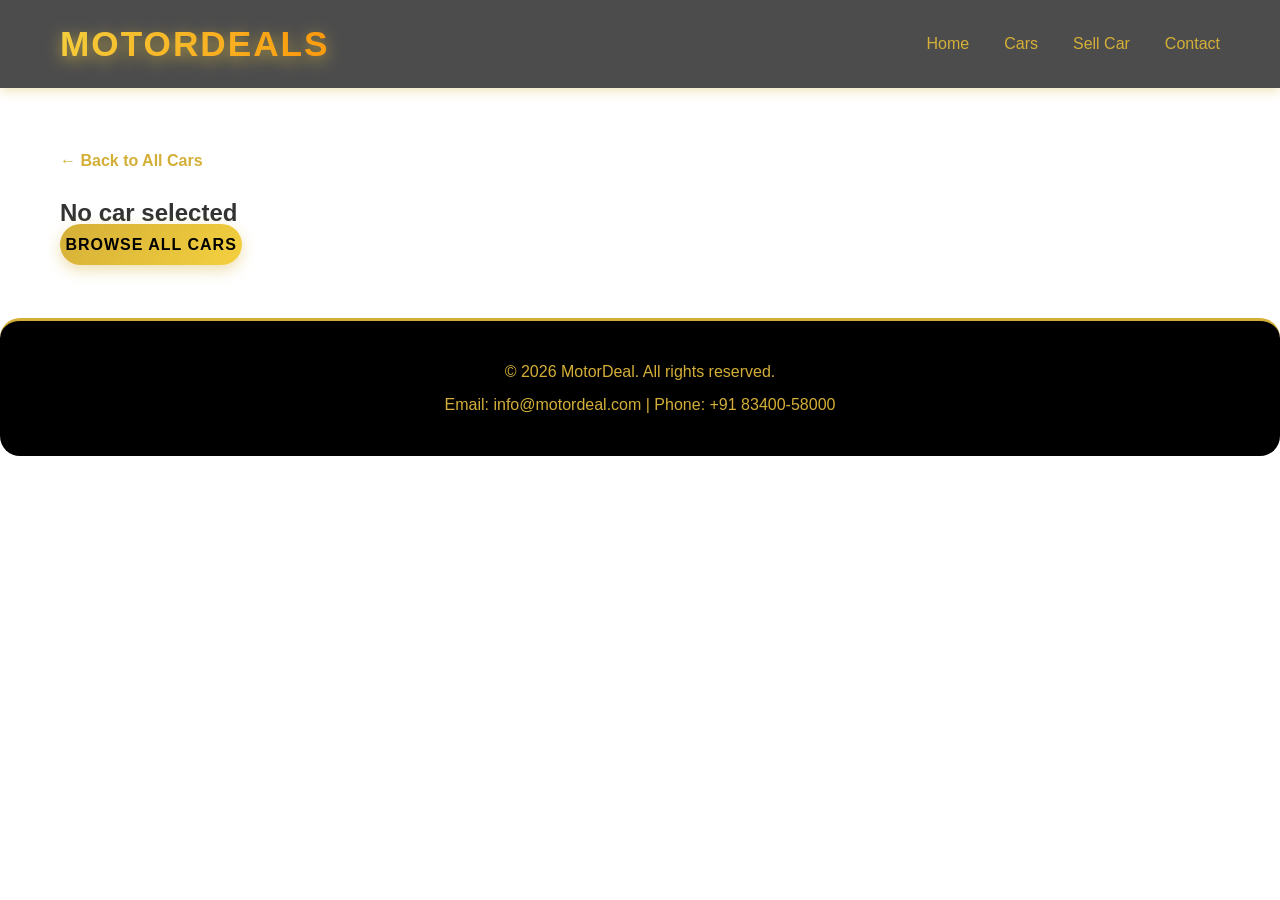
<file: car-details-dynamic.html>
<!DOCTYPE html>
<html lang="en">
<head>
    <meta charset="UTF-8">
    <meta name="viewport" content="width=device-width, initial-scale=1.0">
    <title>Car Details - MotorDeal</title>
    <link href="carssale.css" rel="stylesheet">
</head>
<body>
<header>
    <nav>
        <div class="logo"><span class="logo-text">MotorDeals</span></div>
        <ul>
            <li><a href="index.html#home">Home</a></li>
            <li><a href="index.html#cars">Cars</a></li>
            <li><a href="sell.html">Sell Car</a></li>
            <li><a href="contact.html">Contact</a></li>
        </ul>
    </nav>
</header>

<div class="details-container">
    <a href="index.html#cars" class="back-button">← Back to All Cars</a>
    <div id="car-content">
        <div class="no-data">
            <h2>Loading car details…</h2>
            <p>Please wait.</p>
        </div>
    </div>
</div>

<footer>
    <p>&copy; 2026 MotorDeal. All rights reserved.</p>
    <p>Email: info@motordeal.com | Phone: +91 83400-58000</p>
</footer>

<script src="car-details-dynamic.js"></script>
</body>
</html>
</file>
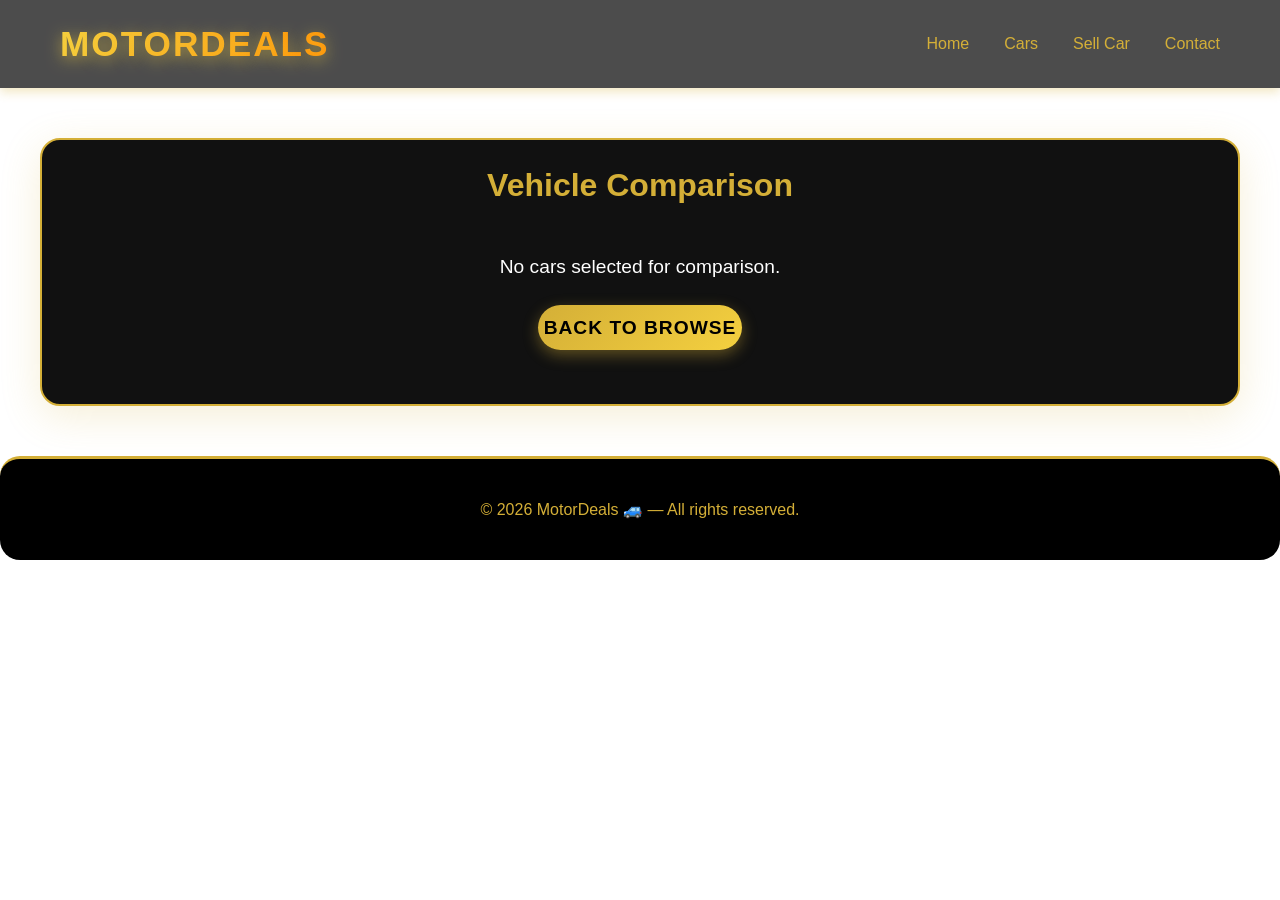
<file: compare.html>
<!DOCTYPE html>
<html lang="en">
<head>
    <meta charset="UTF-8">
    <meta name="viewport" content="width=device-width, initial-scale=1.0">
    <title>Compare Cars - MotorDeals</title>
    <link href="carssale.css" rel="stylesheet">
    <style>
        .compare-container {
            max-width: 1200px;
            margin: 50px auto;
            padding: 20px;
            background: #111;
            border-radius: 20px;
            border: 2px solid #d4af37;
            box-shadow: 0 10px 40px rgba(212,175,55,0.2);
            color: #fff;
            overflow-x: auto;
        }
        .compare-table {
            width: 100%;
            border-collapse: collapse;
            margin-top: 30px;
            text-align: center;
        }
        .compare-table th, .compare-table td {
            padding: 20px;
            border-bottom: 1px solid #333;
            min-width: 200px;
        }
        .compare-table th {
            color: #d4af37;
            font-size: 1.5rem;
        }
        .compare-table tr:hover {
            background: rgba(212,175,55,0.05);
        }
        .car-img {
            width: 100%;
            height: 180px;
            object-fit: cover;
            border-radius: 10px;
            border: 1px solid #d4af37;
        }
        .remove-btn {
            background: #ff3b30;
            color: #fff;
            border: none;
            padding: 5px 15px;
            border-radius: 20px;
            cursor: pointer;
            margin-top: 10px;
        }
    </style>
</head>
<body>
    <header>
        <nav>
            <div class="logo"><span class="logo-text">MotorDeals</span></div>
            <ul>
                <li><a href="carsale.html#home">Home</a></li>
                <li><a href="carsale.html#cars">Cars</a></li>
                <li><a href="sell.html">Sell Car</a></li>
                <li><a href="contact.html">Contact</a></li>
            </ul>
        </nav>
    </header>

    <div class="compare-container">
        <h1 style="text-align: center; color: #d4af37;">Vehicle Comparison</h1>
        <div id="comparison-content">
            <!-- Populated by JS -->
        </div>
    </div>

    <footer>
        <p>&copy; 2026 MotorDeals 🚙 — All rights reserved.</p>
    </footer>

    <script>
        document.addEventListener("DOMContentLoaded", () => {
            const staticData = {
                "c1": { brand: "Toyota", model: "Camry", year: 2022, mileage: "15,000 km", color: "Silver", fuel: "Diesel", price: "₹30,00,000", image: "https://media.ed.edmunds-media.com/toyota/camry-hybrid/2021/oem/2021_toyota_camry-hybrid_sedan_xse_fq_oem_1_1600.jpg", owners: "1st Owner", regNo: "RJ13CA4287", transmission: "Automatic", engine: "2.5L 4-Cylinder" },
                "c2": { brand: "Honda", model: "Accord", year: 2023, mileage: "8,000 km", color: "Black", fuel: "Petrol", price: "₹27,00,000", image: "https://automobiles.honda.com/-/media/Honda-Automobiles/Vehicles/2026/accord-sedan/Mini-Gallery-OP/Exterior/2026_Accord_Gallery_Exterior_01.jpg?sc_lang=en&mw=767&hash=00FEE73F17B3BF007FF9F0C8FEF90CEE", owners: "1st Owner", regNo: "DL01AB1234", transmission: "CVT Automatic", engine: "1.5L Turbo" },
                "c3": { brand: "Ford", model: "Mustang", year: 2021, mileage: "22,000 km", color: "Red", fuel: "Petrol", price: "₹44,00,000", image: "https://encrypted-tbn0.gstatic.com/images?q=tbn:ANd9GcTAR5cRPJ5rCs6km4odW8RpRP5kpDl0CjXuiw&s", owners: "2nd Owner", regNo: "MH12DE5678", transmission: "Automatic", engine: "5.0L V8" },
                "c4": { brand: "BMW", model: "X5", year: 2023, mileage: "5,000 km", color: "White", fuel: "Diesel", price: "₹57,00,000", image: "https://static.toiimg.com/thumb/msid-101758631,width-400,resizemode-4/101758631.jpg", owners: "1st Owner", regNo: "HR26CF9999", transmission: "Automatic", engine: "3.0L Inline-6" },
                "c5": { brand: "Toyota", model: "Innova", year: 2022, mileage: "12,000 km", color: "Silver", fuel: "Hybrid", price: "₹28,00,000", image: "https://encrypted-tbn0.gstatic.com/images?q=tbn:ANd9GcTwOVLRP8rrqdQ1XLFLCRhLK8PrecJGxDkv8Q&s", owners: "1st Owner", regNo: "RJ14GA3333", transmission: "Automatic", engine: "2.4L Hybrid" },
                "c6": { brand: "Honda", model: "City", year: 2023, mileage: "6,000 km", color: "Grey", fuel: "Petrol", price: "₹10,00,000", image: "https://www.team-bhp.com/sites/default/files/styles/amp_high_res/public/2023-honda-city-facelift-01.jpg", owners: "1st Owner", regNo: "UP16JK4444", transmission: "CVT Automatic", engine: "1.5L i-VTEC" }
            };

            let compareList = JSON.parse(localStorage.getItem("compareList") || "[]");
            const approved = JSON.parse(localStorage.getItem("approvedCars") || "[]");

            // Combine static + dynamic
            const allData = { ...staticData };
            approved.forEach(car => {
                allData[car.id] = {
                    brand: car.brand,
                    model: car.model,
                    year: car.year,
                    mileage: Number(car.mileage).toLocaleString("en-IN") + " km",
                    color: car.color || "—",
                    fuel: car.fuel || "—",
                    price: "₹" + Number(car.price).toLocaleString("en-IN"),
                    image: car.image || "https://via.placeholder.com/400x250?text=No+Photo",
                    owners: car.owners || "—",
                    regNo: car.regNo || "—",
                    transmission: car.transmission || "—",
                    engine: car.engine || "—"
                };
            });

            const container = document.getElementById("comparison-content");

            function renderTable() {
                if (compareList.length === 0) {
                    container.innerHTML = `<p style="text-align: center; font-size: 1.2rem; padding: 40px;">No cars selected for comparison. <br><br><a href="carsale.html#cars" class="btn">Back to Browse</a></p>`;
                    return;
                }

                const selectedCars = compareList.map(id => allData[id]).filter(Boolean);

                if (selectedCars.length === 0) {
                    container.innerHTML = `<p style="text-align: center; padding: 40px;">Error resolving data.</p>`;
                    return;
                }

                let html = `<table class="compare-table">`;
                
                // Row 1: Image
                html += `<tr><td></td>`;
                selectedCars.forEach((car, index) => {
                    html += `<td>
                        <img class="car-img" src="${car.image}">
                        <button class="remove-btn" onclick="removeItem(${index})">Remove</button>
                    </td>`;
                });
                html += `</tr>`;

                // Row 2: Brand & Model
                html += `<tr><td style="color: #d4af37; font-weight: bold;">Vehicle</td>`;
                selectedCars.forEach(car => {
                    html += `<td style="font-size: 1.2rem; font-weight: bold;">${car.brand} ${car.model}</td>`;
                });
                html += `</tr>`;

                // Row 3: Price
                html += `<tr><td style="color: #d4af37; font-weight: bold;">Price</td>`;
                selectedCars.forEach(car => {
                    html += `<td style="color: #d4af37; font-size: 1.3rem; font-weight: bold;">${car.price}</td>`;
                });
                html += `</tr>`;

                // Row 4: Year
                html += `<tr><td style="color: #d4af37; font-weight: bold;">Year</td>`;
                selectedCars.forEach(car => {
                    html += `<td>${car.year}</td>`;
                });
                html += `</tr>`;

                // Row 5: Transmission
                html += `<tr><td style="color: #d4af37; font-weight: bold;">Transmission</td>`;
                selectedCars.forEach(car => {
                    html += `<td>${car.transmission}</td>`;
                });
                html += `</tr>`;

                // Row 6: Engine
                html += `<tr><td style="color: #d4af37; font-weight: bold;">Engine</td>`;
                selectedCars.forEach(car => {
                    html += `<td>${car.engine}</td>`;
                });
                html += `</tr>`;

                // Row 7: Mileage
                html += `<tr><td style="color: #d4af37; font-weight: bold;">Mileage</td>`;
                selectedCars.forEach(car => {
                    html += `<td>${car.mileage}</td>`;
                });
                html += `</tr>`;

                // Row 8: Color
                html += `<tr><td style="color: #d4af37; font-weight: bold;">Color</td>`;
                selectedCars.forEach(car => {
                    html += `<td>${car.color}</td>`;
                });
                html += `</tr>`;

                // Row 9: Fuel Type
                html += `<tr><td style="color: #d4af37; font-weight: bold;">Fuel Type</td>`;
                selectedCars.forEach(car => {
                    html += `<td>${car.fuel}</td>`;
                });
                html += `</tr>`;

                // Row 10: Ownership
                html += `<tr><td style="color: #d4af37; font-weight: bold;">Ownership</td>`;
                selectedCars.forEach(car => {
                    html += `<td>${car.owners}</td>`;
                });
                html += `</tr>`;

                // Row 11: Registration
                html += `<tr><td style="color: #d4af37; font-weight: bold;">Registration No.</td>`;
                selectedCars.forEach(car => {
                    html += `<td>${car.regNo}</td>`;
                });
                html += `</tr>`;

                html += `</table>`;
                container.innerHTML = html;
            }

            window.removeItem = function(index) {
                compareList.splice(index, 1);
                localStorage.setItem("compareList", JSON.stringify(compareList));
                renderTable();
            }

            renderTable();
        });
    </script>
</body>
</html>
</file>
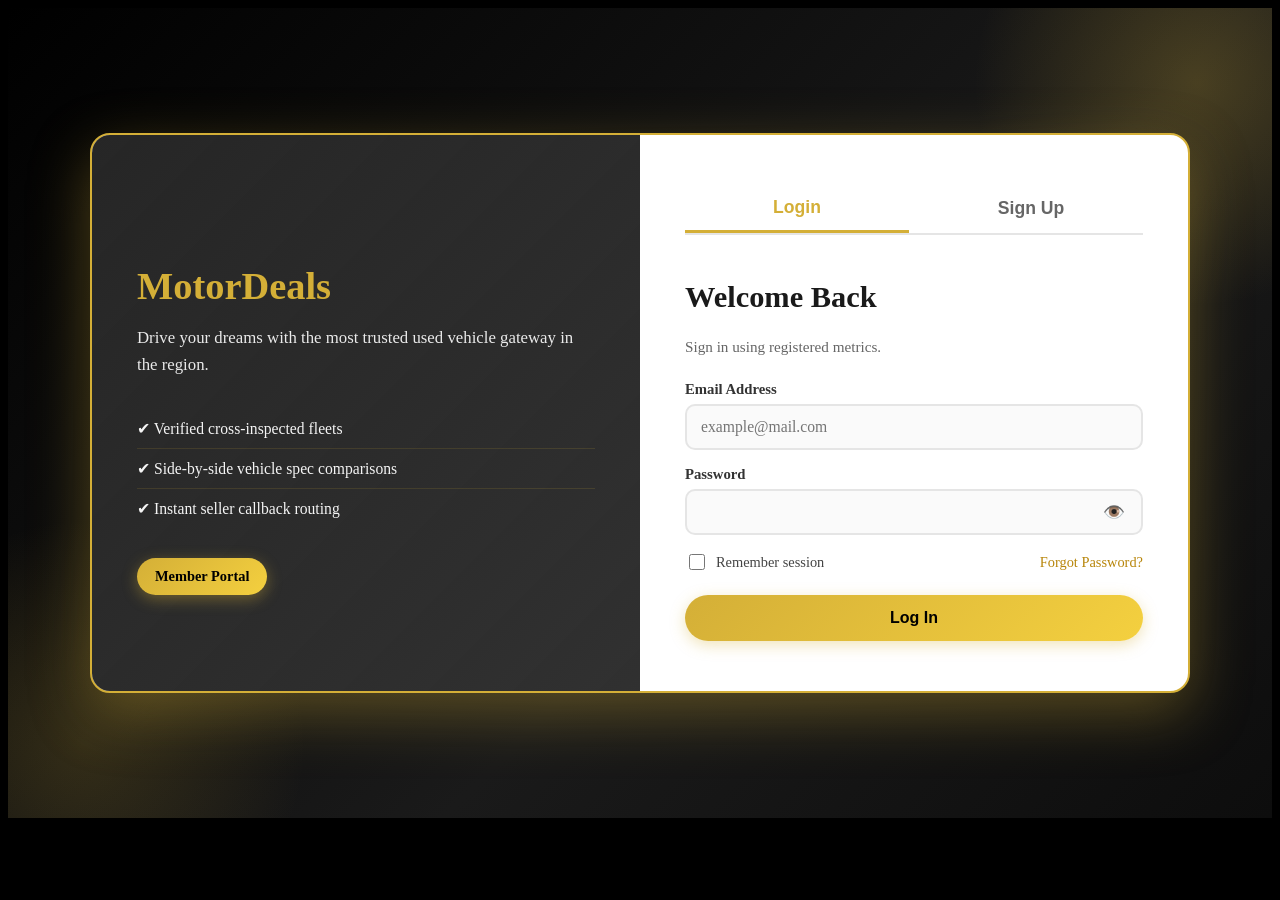
<file: login.html>
<!DOCTYPE html>
<html lang="en">
<head>
    <meta charset="UTF-8">
    <meta name="viewport" content="width=device-width, initial-scale=1.0">
    <title>Login & Sign Up - MotorDeals</title>
    <link href="auth.css?v=2" rel="stylesheet">
    <style>
        .auth-tabs {
            display: flex;
            gap: 10px;
            margin-bottom: 20px;
            border-bottom: 2px solid #e5e5e5;
        }
        .auth-tab-btn {
            flex: 1;
            background: none;
            border: none;
            padding: 12px;
            font-size: 1.1rem;
            font-weight: bold;
            color: #666;
            cursor: pointer;
            transition: 0.3s;
        }
        .auth-tab-btn.active-tab {
            color: #d4af37;
            border-bottom: 3px solid #d4af37;

        }
        body{
            background-color: black;
        }
    </style>
</head>
<body>


<section class="auth-section">
    <div class="auth-wrapper">
        <!-- Left Visual -->
        <div class="auth-visual">
            <div class="auth-visual-inner">
                <h1>MotorDeals</h1>
                <p class="auth-tagline">Drive your dreams with the most trusted used vehicle gateway in the region.</p>
                <ul class="auth-benefits">
                    <li>✔ Verified cross-inspected fleets</li>
                    <li>✔ Side-by-side vehicle spec comparisons</li>
                    <li>✔ Instant seller callback routing</li>
                </ul>
                <span class="auth-visual-badge">Member Portal</span>
            </div>
        </div>

        <!-- Right Form -->
        <div class="auth-form-panel">
            <div id="authAlert" class="auth-alert" style="display: none;"></div>

            <div class="auth-tabs">
                <button id="tab-login" class="auth-tab-btn active-tab">Login</button>
                <button id="tab-signup" class="auth-tab-btn">Sign Up</button>
            </div>

            <!-- Login Pane -->
            <div id="pane-login" style="display: flex; flex-direction: column;">
                <h2 class="auth-title">Welcome Back</h2>
                <p class="auth-subtitle">Sign in using registered metrics.</p>
                
                <form id="loginForm" class="auth-form">
                    <div class="auth-field">
                        <label for="loginEmail">Email Address</label>
                        <input type="email" id="loginEmail" placeholder="example@mail.com" required>
                    </div>
                    <div class="auth-field">
                        <label for="loginPassword">Password</label>
                        <div class="auth-password-wrap">
                            <input type="password" id="loginPassword" required>
                            <button type="button" class="toggle-password" data-target="loginPassword">👁️</button>
                        </div>
                    </div>
                    <div class="auth-row">
                        <label class="auth-checkbox">
                            <input type="checkbox" id="rememberMe"> Remember session
                        </label>
                        <a href="#" id="forgotLink" class="auth-link">Forgot Password?</a>
                    </div>
                    <button type="submit" class="auth-btn">Log In</button>
                </form>
            </div>

            <!-- Signup Pane -->
            <div id="pane-signup" style="display: none; flex-direction: column;">
                <h2 class="auth-title">Create Account</h2>
                <p class="auth-subtitle">Join to access personalized dashboards.</p>
                
                <form id="signupForm" class="auth-form">
                    <div class="auth-grid-2">
                        <div class="auth-field">
                            <label for="firstName">First Name</label>
                            <input type="text" id="firstName" required>
                        </div>
                        <div class="auth-field">
                            <label for="lastName">Last Name</label>
                            <input type="text" id="lastName" required>
                        </div>
                    </div>
                    <div class="auth-field">
                        <label for="signupEmail">Email Address</label>
                        <input type="email" id="signupEmail" placeholder="example@mail.com" required>
                    </div>
                    <div class="auth-field">
                        <label for="signupPhone">Phone Number</label>
                        <input type="tel" id="signupPhone" placeholder="83400XXXXX" required>
                    </div>
                    <div class="auth-grid-2">
                        <div class="auth-field">
                            <label for="signupPassword">Password</label>
                            <div class="auth-password-wrap">
                                <input type="password" id="signupPassword" required>
                                <button type="button" class="toggle-password" data-target="signupPassword">👁️</button>
                            </div>
                            <div class="strength-meter"><div id="strengthBar" class="strength-bar"></div></div>
                            <div id="strengthText" class="strength-text">Password strength</div>
                        </div>
                        <div class="auth-field">
                            <label for="confirmPassword">Confirm Password</label>
                            <div class="auth-password-wrap">
                                <input type="password" id="confirmPassword" required>
                                <button type="button" class="toggle-password" data-target="confirmPassword">👁️</button>
                            </div>
                        </div>
                    </div>
                    <label class="auth-checkbox terms-box">
                        <input type="checkbox" id="agreeTerms" required> I agree to the Terms of Service.
                    </label>
                    <button type="submit" class="auth-btn">Sign Up</button>
                </form>
            </div>
        </div>
    </div>
</section>

<script src="auth.js"></script>
</body>
</html>
</file>
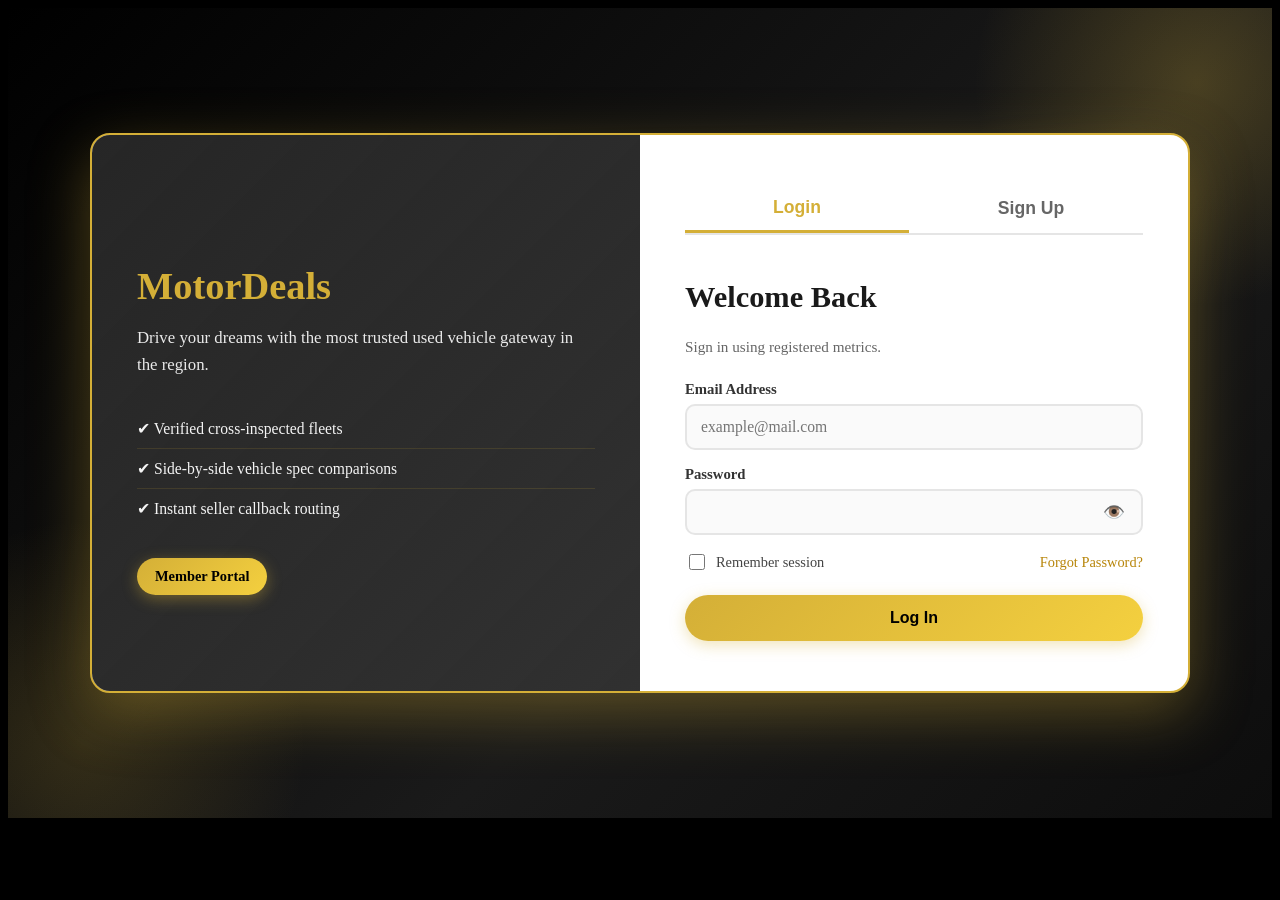
<file: sell.html>
<!DOCTYPE html>
<html lang="en">
<head>
    <meta charset="UTF-8">
    <meta name="viewport" content="width=device-width, initial-scale=1.0">
    <title>Sell Your Car – MotorDeal</title>
    <link href="carssale.css" rel="stylesheet">
   
</head>
<body>
    <header>
        <nav>
            <div class="logo"><span class="logo-text">MotorDeals</span></div>
            <ul>
                <li><a href="carsale.html#home">Home</a></li>
                <li><a href="carsale.html#cars">Cars</a></li>
                <li><a href="sell.html">Sell Car</a></li>
                <li><a href="contact.html">Contact</a></li>
            </ul>
        </nav>
    </header>

    <section class="sell-section" id="sell">
        <div class="container">
            <h2 class="section-title">Sell Your Car</h2>
            <form class="sell-form">

                <!-- ── CAR BASICS ── -->
                <div class="form-section-title">🚗 Car Information</div>
                <div class="form-row">
                    <div class="form-group">
                        <label for="carBrand">Car Brand *</label>
                        <input type="text" id="carBrand" placeholder="e.g. Toyota, Honda, BMW" required>
                    </div>
                    <div class="form-group">
                        <label for="carModel">Model *</label>
                        <input type="text" id="carModel" placeholder="e.g. Camry, Accord, X5" required>
                    </div>
                </div>
                <div class="form-row">
                    <div class="form-group">
                        <label for="carYear">Year *</label>
                        <input type="number" id="carYear" min="1980" max="2026" placeholder="e.g. 2022" required>
                    </div>
                    <div class="form-group">
                        <label for="carBodyType">Body Type *</label>
                        <select id="carBodyType" required>
                            <option value="">Select Body Type</option>
                            <option value="Sedan">Sedan</option>
                            <option value="SUV">SUV / Jeep</option>
                            <option value="Hatchback">Hatchback</option>
                            <option value="MPV">MPV / Van</option>
                            <option value="Coupe">Coupe</option>
                            <option value="Pickup Truck">Pickup Truck</option>
                            <option value="Convertible">Convertible</option>
                            <option value="Luxury">Luxury Sedan</option>
                            <option value="Other">Other</option>
                        </select>
                    </div>
                </div>
                <div class="form-row">
                    <div class="form-group">
                        <label for="carColor">Color *</label>
                        <input type="text" id="carColor" placeholder="e.g. White Pearl, Midnight Black" required>
                    </div>
                    <div class="form-group">
                        <label for="carCondition">Condition *</label>
                        <select id="carCondition" required>
                            <option value="">Select Condition</option>
                            <option value="Like New">Like New</option>
                            <option value="Excellent">Excellent</option>
                            <option value="Good">Good</option>
                            <option value="Fair">Fair</option>
                            <option value="Needs Work">Needs Work</option>
                        </select>
                    </div>
                </div>

                <!-- ── ENGINE & PERFORMANCE ── -->
                <div class="form-section-title">⚙️ Engine & Performance</div>
                <div class="form-row">
                    <div class="form-group">
                        <label for="fuelType">Fuel Type *</label>
                        <select id="fuelType" required>
                            <option value="">Select Fuel Type</option>
                            <option value="Petrol">Petrol</option>
                            <option value="Diesel">Diesel</option>
                            <option value="Electric">Electric (EV)</option>
                            <option value="Hybrid">Hybrid</option>
                            <option value="CNG">CNG</option>
                            <option value="LPG">LPG</option>
                        </select>
                    </div>
                    <div class="form-group">
                        <label for="carTransmission">Transmission *</label>
                        <select id="carTransmission" required>
                            <option value="">Select Transmission</option>
                            <option value="Automatic">Automatic</option>
                            <option value="Manual">Manual</option>
                            <option value="CVT Automatic">CVT Automatic</option>
                            <option value="Semi-Automatic (DCT)">Semi-Automatic (DCT)</option>
                            <option value="AMT">AMT (Auto-Manual)</option>
                        </select>
                    </div>
                </div>
                <div class="form-row">
                    <div class="form-group">
                        <label for="carEngine">Engine Capacity</label>
                        <input type="text" id="carEngine" placeholder="e.g. 1.5L Turbo, 2.0L 4-Cylinder">
                    </div>
                    <div class="form-group">
                        <label for="carMileage">Mileage / KMs Driven *</label>
                        <input type="text" id="carMileage" placeholder="e.g. 25,000 km" required>
                    </div>
                </div>

                <!-- ── OWNERSHIP & LEGAL ── -->
                <div class="form-section-title">📋 Ownership & Documents</div>
                <div class="form-row-3">
                    <div class="form-group">
                        <label for="carOwners">No. of Owners *</label>
                        <select id="carOwners" required>
                            <option value="">Select</option>
                            <option value="1st Owner">1st Owner</option>
                            <option value="2nd Owner">2nd Owner</option>
                            <option value="3rd Owner">3rd Owner</option>
                            <option value="4th+ Owner">4th+ Owner</option>
                        </select>
                    </div>
                    <div class="form-group">
                        <label for="carInsurance">Insurance</label>
                        <select id="carInsurance">
                            <option value="">Select</option>
                            <option value="Valid (Comprehensive)">Valid – Comprehensive</option>
                            <option value="Valid (Third Party)">Valid – Third Party</option>
                            <option value="Expired">Expired</option>
                            <option value="None">None</option>
                        </select>
                    </div>
                    <div class="form-group">
                        <label for="carRegNo">Registration No.</label>
                        <input type="text" id="carRegNo" placeholder="e.g. RJ01AB1234">
                    </div>
                </div>

                <!-- ── PRICING ── -->
                <div class="form-section-title">💰 Pricing</div>
                <div class="form-row">
                    <div class="form-group">
                        <label for="carPrice">Asking Price (₹) *</label>
                        <input type="number" id="carPrice" placeholder="e.g. 850000" required>
                        <p class="hint">Enter the full amount in rupees (no commas)</p>
                    </div>
                    <div class="form-group">
                        <label for="carNegotiable">Price Negotiable?</label>
                        <select id="carNegotiable">
                            <option value="Yes">Yes</option>
                            <option value="No">No – Fixed Price</option>
                        </select>
                    </div>
                </div>

                <!-- ── PHOTOS ── -->
                <div class="form-section-title">📷 Car Photos (Image URLs)</div>
                <div class="form-group">
                    <label for="imageURL">Main Photo URL *</label>
                    <input type="url" id="imageURL" placeholder="https://example.com/car-front.jpg" required>
                    <p class="hint">Upload your image to imgur.com or imgbb.com and paste the link here</p>
                </div>
                <div class="form-row">
                    <div class="form-group">
                        <label for="imageURL2">Side / Rear Photo URL</label>
                        <input type="url" id="imageURL2" placeholder="https://...">
                    </div>
                    <div class="form-group">
                        <label for="imageURL3">Interior Photo URL</label>
                        <input type="url" id="imageURL3" placeholder="https://...">
                    </div>
                </div>

                <!-- ── FEATURES ── -->
                <div class="form-section-title">✨ Features & Extras</div>
                <div class="form-group">
                    <label for="carFeatures">Key Features</label>
                    <input type="text" id="carFeatures" placeholder="e.g. Sunroof, Leather Seats, Apple CarPlay, Reverse Camera">
                    <p class="hint">Separate features with commas — they'll show as a checklist on your listing</p>
                </div>
                <div class="form-group">
                    <label for="carDescription">Full Description</label>
                    <textarea id="carDescription" placeholder="Describe your car in detail — history, modifications, reason for selling, service records, etc."></textarea>
                </div>

                <!-- ── SELLER INFO ── -->
                <div class="form-section-title">👤 Your Contact Details</div>
                <div class="form-row">
                    <div class="form-group">
                        <label for="ownerName">Full Name *</label>
                        <input type="text" id="ownerName" placeholder="Your full name" required>
                    </div>
                    <div class="form-group">
                        <label for="ownerPhone">Phone Number *</label>
                        <input type="tel" id="ownerPhone" placeholder="+91 98765 43210" required>
                    </div>
                </div>
                <div class="form-row">
                    <div class="form-group">
                        <label for="ownerEmail">Email *</label>
                        <input type="email" id="ownerEmail" placeholder="yourname@email.com" required>
                    </div>
                    <div class="form-group">
                        <label for="ownerCity">City *</label>
                        <input type="text" id="ownerCity" placeholder="e.g. Jaipur" required>
                    </div>
                </div>
                <div class="form-group">
                    <label for="ownerState">State *</label>
                    <select id="ownerState" required>
                        <option value="">Select State</option>
                        <option>Rajasthan</option><option>Delhi</option><option>Maharashtra</option>
                        <option>Gujarat</option><option>Uttar Pradesh</option><option>Punjab</option>
                        <option>Haryana</option><option>Karnataka</option><option>Tamil Nadu</option>
                        <option>Telangana</option><option>West Bengal</option><option>Madhya Pradesh</option>
                        <option>Bihar</option><option>Himachal Pradesh</option><option>Other</option>
                    </select>
                </div>

                <div class="form-group" style="margin-top:10px;">
                    <input type="submit" value="🚗 Submit Listing for Approval">
                </div>

            </form>
        </div>
    </section>

    <footer>
        <p>&copy; 2026 MotorDeals 🚙 — All rights reserved.</p>
    </footer>

    <script src="auth.js"></script>
    <script src="carsalejs.js"></script>
</body>
</html>
</file>
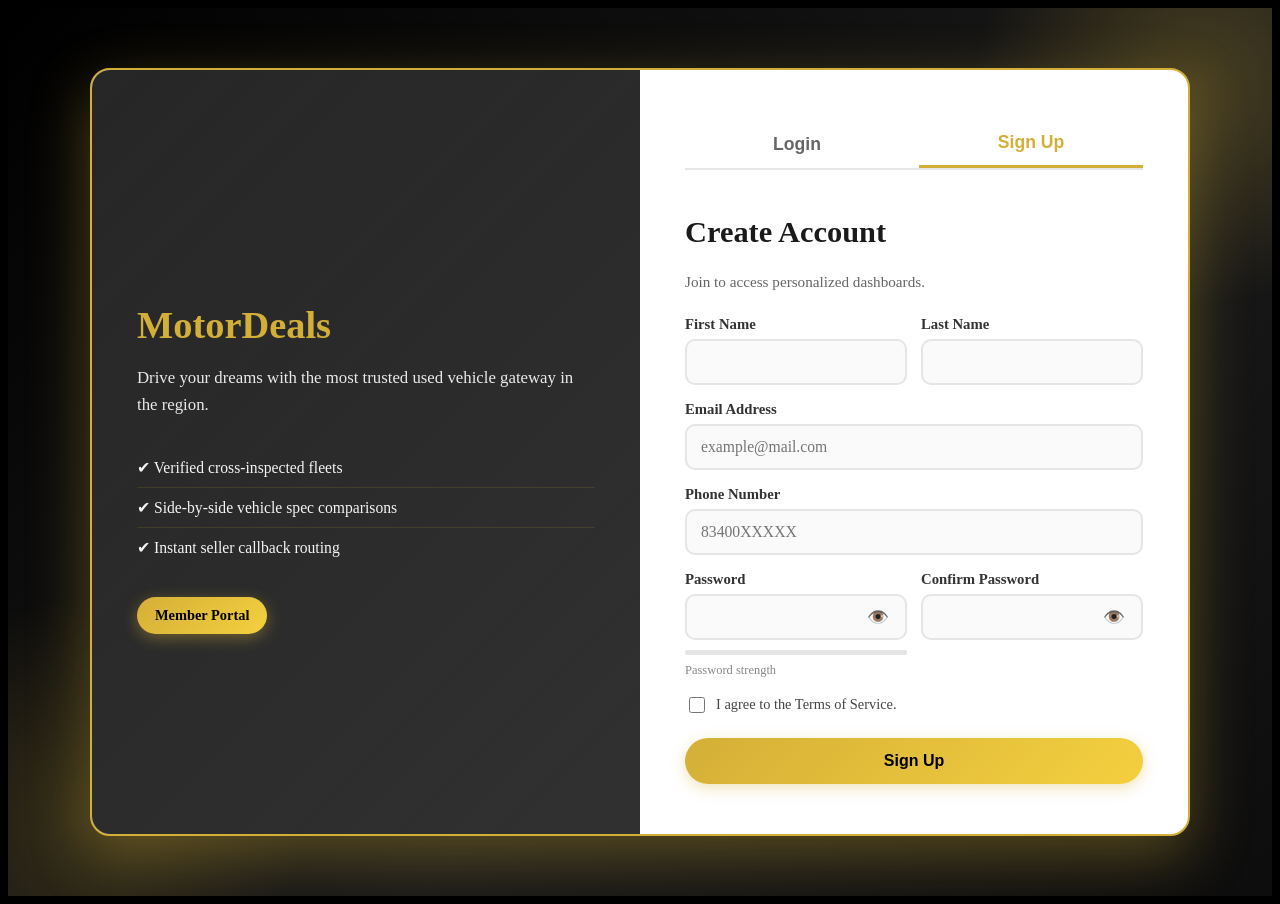
<file: signup.html>
<!DOCTYPE html>
<html>
<head>
  <meta charset="UTF-8">
  <meta http-equiv="refresh" content="0;url=login.html?tab=signup">
  <title>Sign Up – MotorDeals</title>
</head>
<body>
  <script>window.location.href = "login.html?tab=signup";</script>
</body>
</html>
</file>
<file: carssale.css>
* {
    margin: 0;
    padding: 0;
    box-sizing: border-box;
}

body {
    font-family: 'Arial', sans-serif;
    line-height: 1.6;
    color: #333;
    background-color: #ffffff;
    /* background-image: url(https://img.freepik.com/free-vector/shiny-wave-background_23-2148402769.jpg?semt=ais_incoming&w=740&q=80);
    background-size:10%;
    background-position: center; */
}

header {
    background: rgba(0, 0, 0, 0.7);
    backdrop-filter: blur(10px);
    -webkit-backdrop-filter: blur(10px);
    color: #d4af37;
    padding: 1rem 0;
    box-shadow: 0 4px 10px rgba(212, 175, 55, 0.3);
    position: sticky;
    top: 0;
    z-index: 1000;
}

nav {
    display: flex;
    justify-content: space-between;
    align-items: center;
    max-width: 1200px;
    margin: 0 auto;
    padding: 0 20px;
}

.logo {
    font-size: 2.2rem;
    font-weight: 900;
    color: #f4d03f;
    letter-spacing: 2px;
    text-transform: uppercase;
    text-shadow: 0 4px 15px rgba(244, 208, 63, 0.6);
}
.logo-text {
    background: linear-gradient(135deg, #f4d03f 0%, #ff8c00 100%);
    -webkit-background-clip: text;
    -webkit-text-fill-color: transparent;
}

nav ul {
    display: flex;
    list-style: none;
    gap: 35px;
}

nav a {
    color: #d4af37;
    text-decoration: none;
    font-weight: 500;
    transition: all 0.3s;
    position: relative;
    padding: 5px 0;
}

nav a::after {
    content: '';
    position: absolute;
    bottom: 0;
    left: 0;
    width: 0;
    height: 2px;
    background: #d4af37;
    transition: width 0.3s;
}

nav a:hover::after {
    width: 100%;
    
}

nav a:hover {
    color: #f4d03f;
}

.hero {
    color: #ffffff;
    text-align: center;
    padding: 160px 20px;
    position: relative;
    overflow: hidden;
    background: linear-gradient(rgba(0, 0, 0, 0.5), rgba(0, 0, 0, 0.7)), url('https://images.unsplash.com/photo-1610647752706-3bb12232b3ab?auto=format&fit=crop&w=1920&q=80') no-repeat center center;
    background-size: cover;
}

.hero h1 {
    font-size: 4rem;
    font-weight: 700;
    margin-bottom: 20px;
    color: #d4af37;
    text-shadow: 0 4px 20px rgba(0, 0, 0, 0.9);
    z-index: 1;
}

.hero p {
    font-size: 1.5rem;
    margin-bottom: 35px;
    color: #ffffff;
    text-shadow: 0 2px 10px rgba(0, 0, 0, 0.9);
    z-index: 1;
}

.btn {
    display: inline-span;
    padding: 12px 5.4px;
    background: linear-gradient(135deg, #d4af37 0%, #f4d03f 100%);
    color: #000000;
    text-decoration: none;
    border-radius: 50px;
    transition: all 0.3s;
    border: none;
    cursor: pointer;
    font-size: 1.rem;
    font-weight: bold;
    box-shadow: 0 5px 15px rgba(212, 175, 55, 0.4);
    text-transform: uppercase;
    letter-spacing: 1px;


}

.btn:hover {
    background: linear-gradient(135deg, #f4d03f 0%, #d4af37 100%);
    transform: translateY(-2px);
    box-shadow: 0 8px 20px rgba(212, 175, 55, 0.6);
}

.btn-secondary {
    background: linear-gradient(135deg, #000000 0%, #1a1a1a 100%);
    color: #d4af37;
    border: 2px solid #d4af37;
    margin-left: 10px;
}

.btn-secondary:hover {
    background: linear-gradient(135deg, #1a1a1a 0%, #000000 100%);
    color: #f4d03f;
    border-color: #f4d03f;
}
.reset-container {
    display: flex;
    justify-content: center;
    margin: 20px 0 40px;
}

/* === CONTAINER === */
.container {
    max-width: 1200px;
    margin: 0 auto;
    padding: 60px 15px;
}

.section-title {
    text-align: center;
    font-size: 2.8rem;
    margin-bottom: 50px;
    color: #000000;
    position: relative;
    padding-bottom: 20px;
}

.section-title::after {
    content: '';
    position: absolute;
    bottom: 0;
    left: 50%;
    transform: translateX(-50%);
    width: 100px;
    height: 4px;
    background: linear-gradient(90deg, transparent, #d4af37, transparent);
}


.features {
    display: grid;
    grid-template-columns: repeat(auto-fit, minmax(250px, 1fr));
    gap: 35px;
    margin: 60px 0;
}

.feature-box {
    text-align: center;
    padding: 40px 25px;
    background: linear-gradient(135deg, #ffffff 0%, #f5f5f5 100%);
    border-radius: 15px;
    transition: all 0.3s;
    border: 2px solid transparent;
    box-shadow: 0 5px 15px rgba(0, 0, 0, 0.1);
}

.feature-box:hover {
    transform: translateY(-10px);
    border-color: #d4af37;
    box-shadow: 0 10px 30px rgba(212, 175, 55, 0.3);
}

.feature-icon {
    font-size: 3.5rem;
    margin-bottom: 20px;
    filter: grayscale(100%) brightness(0.5);
}

.feature-box:hover .feature-icon {
    filter: grayscale(0%) brightness(1);
}

.feature-box h3 {
    color: #000000;
    margin-bottom: 12px;
    font-size: 1.4rem;
}

.feature-box p {
    color: #555;
}


.search-filter {
    background: linear-gradient(135deg, #0a0a0a 0%, #1a1a1a 100%);
    padding: 32px 36px;
    border-radius: 12px;
    margin-bottom: 50px;
    box-shadow: 0 6px 24px rgba(0,0,0,0.35);
    border: 1px solid rgba(212,175,55,0.25);
    display: flex;
    align-items: center;
    gap: 16px;
    flex-wrap: wrap;
}
 
.search-filter select,
.search-filter input[type="number"] {
    flex: 1;
    min-width: 200px;
    padding: 13px 18px;
    border: 1.5px solid rgba(212,175,55,0.5);
    border-radius: 6px;
    background: rgba(255,255,255,0.05);
    color: #d4af37;
    font-size: 0.9rem;
    font-family: 'Montserrat', sans-serif;
    letter-spacing: 0.5px;
    transition: all 0.3s;
    appearance: none;
    -webkit-appearance: none;
    background-image: url("data:image/svg+xml,%3Csvg xmlns='http://www.w3.org/2000/svg' width='12' height='8' viewBox='0 0 12 8'%3E%3Cpath d='M1 1l5 5 5-5' stroke='%23d4af37' stroke-width='1.5' fill='none' stroke-linecap='round'/%3E%3C/svg%3E");
    background-repeat: no-repeat;
    background-position: right 14px center;
    padding-right: 40px;
    background-color: rgba(255,255,255,0.04);
}
 
.search-filter input[type="number"] {
    background-image: none;
    padding-right: 18px;
}
 
.search-filter select option {
    background: #1a1a1a;
    color: #d4af37;
}
 
.search-filter select::placeholder,
.search-filter input::placeholder { color: rgba(212,175,55,0.5); }
 
.search-filter select:focus,
.search-filter input:focus {
    outline: none;
    border-color: #d4af37;
    box-shadow: 0 0 0 3px rgba(212,175,55,0.15);
}
 
.search-filter .btn {
    white-space: nowrap;
    flex-shrink: 0;
    padding: 13px 36px;
}

.car-grid {
    display: grid;
    grid-template-columns: repeat(auto-fit, minmax(320px, 1fr));
    gap: 30px;
    margin-bottom: 50px;
}

.car-card {
    background: #ffffff;
    border-radius: 10px;
    overflow: hidden;
    box-shadow: 0 8px 25px rgba(0, 0, 0, 0.15);
    transition: all 0.4s;
    border: 3px solid transparent;
}

.car-card:hover {
    transform: translateY(-10px);
    box-shadow: 0 15px 40px rgba(212, 175, 55, 0.4);
    border-color: #d4af37;
}

.car-image {
    width: 100%;
    height: 220px;
    /* background: linear-gradient(135deg, #000000 0%, #d4af37 100%); */
    display: flex;
    align-items: center;
    justify-content: center;
    color: #ffffff;
    font-size: 1.8rem;
    font-weight: bold;
    text-shadow: 0 2px 5px rgba(0, 0, 0, 0.5);
    overflow: hidden;
    
}
.car-image img{
    width: 100%;
    height: 100%;
    object-fit: cover;
}
.car-info {
    padding: 20px;
}

.car-info h3 {
    font-size: 1.6rem;
    margin-bottom: 15px;
    color: #000000;
}

.car-details {
    color: #555;
    margin-bottom: 20px;
    line-height: 1.8;
}

.car-details p {
    margin: 8px 0;
}

.car-details strong {
    color: #000000;
}

.car-price {
    font-size: 2rem;
    color: #d4af37;
    font-weight: bold;
    margin-bottom: 20px;
    text-shadow: 0 2px 5px rgba(212, 175, 55, 0.2);
}





.sell-section {
    background: linear-gradient(135deg, #f5f5f5 0%, #ffffff 100%);
    padding: 80px 20px;
}

.sell-form {
    max-width: 900px;
    margin: 0 auto;
    background: #ffffff;
    padding: 50px;
    border-radius: 20px;
    box-shadow: 0 10px 40px rgba(0, 0, 0, 0.1);
    border: 3px solid #d4af37;
}


.contact-section {
    background: linear-gradient(135deg, #000000 0%, #1a1a1a 100%);
    padding: 100px 20px;
    margin-top: 60px;
}

.contact-wrapper {
    max-width: 1200px;
    margin: 0 auto;
}

.contact-section .section-title {
    color: #d4af37;
}

.contact-section .section-title::after {
    background: linear-gradient(90deg, transparent, #d4af37, transparent);
}

.contact-subtitle {
    text-align: center;
    color: #ffffff;
    font-size: 1.2rem;
    margin-bottom: 60px;
    opacity: 0.95;
}

.contact-container {
    display: grid;
    grid-template-columns: 1fr 1fr;
    gap: 0;
    background: #ffffff;
    border-radius: 20px;
    overflow: hidden;
    box-shadow: 0 15px 50px rgba(212, 175, 55, 0.3);
    border: 3px solid #d4af37;
}

.contact-info {
    background: linear-gradient(135deg, #000000 0%, #1a1a1a 100%);
    padding: 60px;
    color: #ffffff;
}

.contact-info h3 {
    font-size: 2.2rem;
    margin-bottom: 40px;
    color: #d4af37;
}

.contact-item {
    display: flex;
    align-items: flex-start;
    margin-bottom: 35px;
}

.contact-icon {
    font-size: 2.5rem;
    margin-right: 20px;
    min-width: 50px;
    filter: grayscale(100%) brightness(2);
}

.contact-text h4 {
    font-size: 1.3rem;
    margin-bottom: 8px;
    color: #d4af37;
}

.contact-text p {
    opacity: 0.9;
    line-height: 1.9;
    color: #ffffff;
}

.social-links {
    margin-top: 50px;
}

.social-links h4 {
    margin-bottom: 25px;
    font-size: 1.3rem;
    color: #d4af37;
}

.social-icons {
    display: flex;
    gap: 18px;
}

.social-icon {
    width: 50px;
    height: 50px;
    background: rgba(212, 175, 55, 0.2);
    border: 2px solid #d4af37;
    border-radius: 50%;
    display: flex;
    align-items: center;
    justify-content: center;
    font-size: 1.6rem;
    transition: all 0.3s;
    cursor: pointer;
}

.social-icon:hover {
    background: #d4af37;
    transform: scale(1.1);
    box-shadow: 0 5px 15px rgba(212, 175, 55, 0.5);
}

.contact-form-container {
    padding: 60px;
    background: #ffffff;
}

.contact-form-container h3 {
    color: #000000;
    font-size: 2.2rem;
    margin-bottom: 35px;
}


.form-group {
    margin-bottom: 28px;
}

.form-group label {
    display: block;
    margin-bottom: 10px;
    font-weight: bold;
    color: #000000;
    font-size: 1rem;
}

.form-group input,
.form-group select,
.form-group textarea {
    width: 100%;
    padding: 14px 18px;
    border: 2px solid #e0e0e0;
    border-radius: 10px;
    font-size: 1rem;
    transition: all 0.3s;
    background: #ffffff;
    color: #000000;
}

.form-group input:focus,
.form-group select:focus,
.form-group textarea:focus {
    outline: none;
    border-color: #d4af37;
    box-shadow: 0 0 15px rgba(212, 175, 55, 0.2);
}

.form-group textarea {
    resize: vertical;
    min-height: 130px;
}

.form-group input[type="submit"] {
    background: linear-gradient(135deg, #d4af37 0%, #f4d03f 100%);
    color: #000000;
    border: none;
    cursor: pointer;
    padding: 16px 45px;
    font-size: 1.1rem;
    transition: all 0.3s;
    font-weight: bold;
    text-transform: uppercase;
    letter-spacing: 1px;
    box-shadow: 0 5px 15px rgba(212, 175, 55, 0.4);
}

.form-group input[type="submit"]:hover {
    background: linear-gradient(135deg, #f4d03f 0%, #d4af37 100%);
    transform: translateY(-2px);
    box-shadow: 0 8px 20px rgba(212, 175, 55, 0.6);
}

.form-row {
    display: grid;
    grid-template-columns: 1fr 1fr;
    gap: 25px;
}

/* === FOOTER === */
footer {
    background: #000000;
    color: #d4af37;
    text-align: center;
    padding: 30px 20px;
    border-top: 3px solid #d4af37;
    border-radius: 20px;
}

footer p {
    margin: 8px 0;
    font-size: 1rem;
}


@media (max-width: 968px) {
    .contact-container {
        grid-template-columns: 1fr;
    }

    .contact-info {
        padding: 40px;
    }

    .contact-form-container {
        padding: 40px;
    }

    .form-row {
        grid-template-columns: 1fr;
    }

    .hero h1 {
        font-size: 2.5rem;
    }

    .hero p {
        font-size: 1.2rem;
    }

    nav ul {
        gap: 20px;
        font-size: 0.9rem;
    }

    .section-title {
        font-size: 2.2rem;
    }
}

@media (max-width: 768px) {
    .hero h1 {
        font-size: 2rem;
    }

    .hero {
        padding: 80px 20px;
    }

    .filter-row {
        flex-direction: column;
    }

    .filter-row select,
    .filter-row input {
        min-width: 100%;
    }

    nav {
        flex-direction: column;
        gap: 15px;
    }

    nav ul {
        flex-wrap: wrap;
        justify-content: center;
    }

    .sell-form {
        padding: 30px;
    }
}



.btnn {
    display: inline-span;
    padding: 12px 17px;
    background: linear-gradient(135deg, #d4af37 0%, #f4d03f 100%);
    color: #000000;
    text-decoration: none;
    border-radius: 50px;
    transition: all 0.3s;
    border: none;

    cursor: pointer;
    font-size: 0.8rem;
    font-weight: bold;
    box-shadow: 0 5px 15px rgba(212, 175, 55, 0.4);
    text-transform: uppercase;
    letter-spacing: 1px;


}

.btnn:hover {
    background: linear-gradient(135deg, #f4d03f 0%, #d4af37 100%);
    transform: translateY(-2px);
    box-shadow: 0 8px 20px rgba(212, 175, 55, 0.6);
}

.btnn-secondary {
    background: linear-gradient(135deg, #000000 0%, #1a1a1a 100%);
    color: #d4af37;
    border: 2px solid #d4af37;
    margin-left: 10px;
    gap: 10px;
}

.btnn-secondary:hover {
    background: linear-gradient(135deg, #1a1a1a 0%, #000000 100%);
    color: #f4d03f;
    border-color: #f4d03f;
}
 .sell-form { max-width:900px; margin:0 auto; background:#fff; padding:50px; border-radius:20px; box-shadow:0 10px 40px rgba(0,0,0,.1); border:3px solid #d4af37; }
        .form-section-title { font-size:1.1rem; font-weight:bold; color:#d4af37; border-bottom:2px solid #d4af37; padding-bottom:8px; margin:28px 0 18px; letter-spacing:.5px; text-transform:uppercase; }
        .form-group { margin-bottom:22px; }
        .form-group label { display:block; margin-bottom:8px; font-weight:bold; color:#000; font-size:.95rem; }
        .form-group input, .form-group select, .form-group textarea {
            width:100%; padding:13px 16px; border:2px solid #e0e0e0; border-radius:10px;
            font-size:1rem; transition:all .3s; background:#fff; color:#000;
        }
        .form-group input:focus, .form-group select:focus, .form-group textarea:focus {
            outline:none; border-color:#d4af37; box-shadow:0 0 12px rgba(212,175,55,.2);
        }
        .form-group textarea { resize:vertical; min-height:120px; }
        .form-group input[type="submit"] {
            background:linear-gradient(135deg,#d4af37 0%,#f4d03f 100%); color:#000;
            border:none; cursor:pointer; padding:16px 45px; font-size:1.1rem;
            font-weight:bold; text-transform:uppercase; letter-spacing:1px;
            box-shadow:0 5px 15px rgba(212,175,55,.4); border-radius:50px; width:100%;
        }
        .form-group input[type="submit"]:hover { background:linear-gradient(135deg,#f4d03f 0%,#d4af37 100%); transform:translateY(-2px); }
        .form-row { display:grid; grid-template-columns:1fr 1fr; gap:22px; }
        .form-row-3 { display:grid; grid-template-columns:1fr 1fr 1fr; gap:22px; }
        .hint { font-size:.8rem; color:#888; margin-top:4px; }
        .sell-section { background:linear-gradient(135deg,#f5f5f5 0%,#fff 100%); padding:60px 20px; }
        .section-title { text-align:center; font-size:2.5rem; margin-bottom:40px; color:#000; position:relative; padding-bottom:16px; }
        .section-title::after { content:''; position:absolute; bottom:0; left:50%; transform:translateX(-50%); width:100px; height:4px; background:linear-gradient(90deg,transparent,#d4af37,transparent); }
        .container { max-width:1200px; margin:0 auto; }
        @media(max-width:768px){ .form-row,.form-row-3 { grid-template-columns:1fr; } .sell-form { padding:30px 20px; } }
   

/* ===== CONTAINER ===== */
.details-container {
max-width: 1200px;
margin: 40px auto;
padding: 20px;
}

/* ===== BACK BUTTON ===== */
.back-button {
display: inline-block;
margin-bottom: 20px;
color: #d4af37;
text-decoration: none;
font-weight: bold;
}

.back-button:hover {
color: #f4d03f;
}

/* ===== GRID ===== */
.details-grid {
display: grid;
grid-template-columns: 1fr 1fr;
gap: 40px;
}

/* ===== IMAGES ===== */
.car-images {
display: grid;
gap: 20px;
}

.main-image {
width: 100%;
height: 400px;
object-fit: cover;
border-radius: 10px;
box-shadow: 0 10px 30px rgba(212,175,55,0.3);
}

.thumbnail-images {
display: grid;
grid-template-columns: repeat(3, 1fr);
gap: 10px;
}

.thumbnail-images img {
width: 100%;
height: 120px;
object-fit: cover;
border-radius: 5px;
cursor: pointer;
transition: 0.3s;
}

.thumbnail-images img:hover {
transform: scale(1.05);
}

/* ===== CAR DETAILS ===== */
.car-details-info {
background: #d6d5d54a;

padding: 30px;
margin-bottom: 30px;
border-radius: 15px;
border: 2px solid #d4af37;
box-shadow: 0 10px 30px rgba(212,175,55,0.2);


}
.car-details-info:hover{
     background: rgba(255, 255, 255, 0.2); 
  

  backdrop-filter: blur(10px);
  -webkit-backdrop-filter: blur(10px);
 
  border: 1px solid rgba(235, 167, 8, 0.3);
  

  box-shadow: 0 8px 32px 0 #d4af37;
  

  border-radius: 15px;
}

.car-details-info h1 {
color: #d4af37;
font-size: 2.5rem;
margin-bottom: 20px;
}

.price-tag {
font-size: 2.5rem;
color: #d4af37;
font-weight: bold;
margin-bottom: 30px;
}

/* ===== TABLE ===== */
.specs-table {
width: 100%;
margin-bottom: 30px;
}

.specs-table tr {
border-bottom: 1px solid #ddd;
}

.specs-table td {
padding: 12px;
}

.specs-table td:first-child {
font-weight: bold;
color: #d4af37;
}

/* ===== SECTION CARD & DYNAMIC DETAILS ===== */
.section-card {
    background: rgba(255, 255, 255, 0.05);
    backdrop-filter: blur(10px);
    -webkit-backdrop-filter: blur(10px);
    border: 1px solid rgba(212, 175, 55, 0.3);
    padding: 30px;
    border-radius: 15px;
    margin-bottom: 30px;
    color: #fff;
    box-shadow: 0 4px 15px rgba(0, 0, 0, 0.3);
}

.section-card h2, .section-card h3 {
    color: #d4af37;
    margin-bottom: 15px;
}

.features-grid {
    display: grid;
    grid-template-columns: repeat(auto-fill, minmax(150px, 1fr));
    gap: 15px;
    list-style: none;
    padding: 0;
}

.features-grid li {
    background: rgba(212, 175, 55, 0.1);
    border: 1px solid #d4af37;
    padding: 10px 15px;
    border-radius: 8px;
    text-align: center;
    font-weight: bold;
    color: #fff;
    transition: 0.3s;
}

.features-grid li:hover {
    background: #d4af37;
    color: #000;
}

.seller-grid {
    display: grid;
    grid-template-columns: repeat(auto-fit, minmax(250px, 1fr));
    gap: 15px;
}

.seller-row {
    display: flex;
    justify-content: space-between;
    padding: 10px 0;
    border-bottom: 1px solid rgba(255, 255, 255, 0.1);
}

.seller-row strong {
    color: #d4af37;
}

.seller-row span {
    color: #fff;
}

/* ===== FEATURES ===== */
.features-list {
background: #d6d5d54a;
padding: 30px;
border-radius: 15px;
border: 2px solid #d4af37;
margin-bottom: 30px;
}
.features-list:hover{
     background: rgba(255, 255, 255, 0.2); 
  
  /* 2. Frosted glass blur (essential) */
  backdrop-filter: blur(10px);
  -webkit-backdrop-filter: blur(10px); /* Safari support */

  /* 3. Border that mimics light reflection */
  border: 1px solid rgba(255, 255, 255, 0.3);
  
  /* 4. Soft shadow to add depth */
  box-shadow: 0 8px 32px 0 #d4af37;
  
  /* Optional: smoothing edges */
  border-radius: 15px;
}

.features-list h3 {
color: #d4af37;
margin-bottom: 15px;
}

.features-list ul {
list-style: none;
display: grid;
grid-template-columns: repeat(2, 1fr);
}

.features-list li {
padding-left: 20px;
position: relative;
}

.features-list li::before {
content: "✓";
position: absolute;
left: 0;
 color: #4CAF50;
}

/* ===== DESCRIPTION ===== */
.description-section {
background: #d6d5d54a;
padding: 30px;
border-radius: 15px;
border: 2px solid #d4af37;
margin-bottom: 30px;
}
.description-section:hover{background: rgba(255, 255, 255, 0.2); 
  

  backdrop-filter: blur(10px);
  -webkit-backdrop-filter: blur(10px);
 
  border: 1px solid rgba(235, 167, 8, 0.3);
  

  box-shadow: 0 8px 32px 0 #d4af37;
  

  border-radius: 15px;}

.description-section h2 {
color: #d4af37;
}

/* ===== SELLER ===== */
.seller-info {
background: #d6d5d54a;
padding: 30px;
border-radius: 15px;
border: 2px solid #d4af37;
margin-bottom: 30px;
}
.seller-info:hover{background: rgba(255, 255, 255, 0.2); 
  

  backdrop-filter: blur(10px);
  -webkit-backdrop-filter: blur(10px);
 
  border: 1px solid rgba(235, 167, 8, 0.3);
  

  box-shadow: 0 8px 32px 0 #d4af37;
  

  border-radius: 15px;}

.seller-info h3 {
color: #d4af37;
}

/* ===== LIGHTBOX ===== */
.lightbox {
display: none;
position: fixed;
z-index: 9999;
top: 0;
left: 0;
width: 100%;
height: 100%;
background: rgba(0,0,0,0.95);
align-items: center;
justify-content: center;
}

.lightbox:target {
display: flex;
}

.lightbox img {
max-width: 90%;
max-height: 90%;
}

.lightbox-close {
position: absolute;
top: 20px;
right: 40px;
color: rgb(255, 255, 255);
font-size: 40px;
}

.lightbox-prev,
.lightbox-next {
position: absolute;
top: 50%;
transform: translateY(-50%);
font-size: 40px;
color: white;
}

.lightbox-prev { left: 20px; }
.lightbox-next { right: 20px; }

.lightbox-prev:hover,
.lightbox-next:hover {
color: #d4af37;
}

/* ===== RESPONSIVE ===== */
@media (max-width: 768px) {
.details-grid {
grid-template-columns: 1fr;
}

.features-list ul {
    grid-template-columns: 1fr;
}
}

/* ===== CONTACT PAGE STYLES ===== */
.contact-section {
background: linear-gradient(135deg, #000000 0%, #1a1a1a 100%);
padding: 80px 20px;
margin-top: 50px;
}

.contact-wrapper {
max-width: 1200px;
margin: 0 auto;
}

.contact-section .section-title {
color: #d4af37;
margin-bottom: 20px;
}

.contact-subtitle {
text-align: center;
color: #ffffff;
font-size: 1.2rem;
margin-bottom: 50px;
opacity: 0.9;
}

/* CONTAINER */
.contact-container {
display: grid;
grid-template-columns: 1fr 1fr;
gap: 40px;
background: #ffffff;
border-radius: 15px;
overflow: hidden;
box-shadow: 0 10px 40px rgba(212,175,55,0.3);
border: 2px solid #d4af37;
}

/* LEFT SIDE */
.contact-info {
background: linear-gradient(135deg, #000000 0%, #1a1a1a 100%);
padding: 50px;
color: #ffffff;
}

.contact-info h3 {
font-size: 2rem;
margin-bottom: 30px;
color: #d4af37;
}

.contact-item {
display: flex;
align-items: flex-start;
margin-bottom: 30px;
}

.contact-icon {
font-size: 2rem;
margin-right: 20px;
min-width: 40px;
color: #d4af37;
}

.contact-text h4 {
font-size: 1.2rem;
margin-bottom: 5px;
color: #d4af37;
}

.contact-text p {
opacity: 0.9;
line-height: 1.8;
}

/* SOCIAL */
.social-links {
margin-top: 40px;
}

.social-links h4 {
margin-bottom: 20px;
font-size: 1.2rem;
color: #d4af37;
}

.social-icons {
display: flex;
gap: 15px;
}

.social-icon {
width: 45px;
height: 45px;
background: rgba(212,175,55,0.2);
border: 2px solid #d4af37;
border-radius: 50%;
display: flex;
align-items: center;
justify-content: center;
font-size: 1.5rem;
transition: all 0.3s;
cursor: pointer;
}

.social-icon:hover {
background: #d4af37;
color: #000;
transform: scale(1.1);
}

/* RIGHT SIDE FORM */
.contact-form-container {
padding: 50px;
}

.contact-form-container h3 {
color: #000000;
font-size: 2rem;
margin-bottom: 30px;
}

/* FORM */
.form-group {
margin-bottom: 25px;
}

.form-group label {
display: block;
margin-bottom: 8px;
font-weight: bold;
color: #000000;
font-size: 0.95rem;
}

.form-group input,
.form-group select,
.form-group textarea {
width: 100%;
padding: 12px 15px;
border: 2px solid #e0e0e0;
border-radius: 8px;
font-size: 1rem;
transition: all 0.3s;
}

.form-group input:focus,
.form-group select:focus,
.form-group textarea:focus {
outline: none;
border-color: #d4af37;
box-shadow: 0 0 10px rgba(212,175,55,0.2);
}

.form-group textarea {
resize: vertical;
min-height: 120px;
}

/* SUBMIT BUTTON */
.form-group input[type="submit"] {
background: linear-gradient(135deg, #d4af37 0%, #f4d03f 100%);
color: #000;
border: none;
cursor: pointer;
padding: 15px 40px;
font-size: 1.1rem;
font-weight: bold;
border-radius: 50px;
transition: all 0.3s;
}

.form-group input[type="submit"]:hover {
background: linear-gradient(135deg, #f4d03f 0%, #d4af37 100%);
transform: translateY(-2px);
}

@media(max-width:768px){
  .contact-container {
    grid-template-columns: 1fr;
  }
}
</file>
<file: auth.css>
* {
    box-sizing: border-box;
}

.auth-section {
    min-height: calc(100vh - 90px);
    background: linear-gradient(135deg, #000 0%, #1a1a1a 60%, #0d0d0d 100%);
    padding: 60px 20px;
    display: flex;
    align-items: center;
    justify-content: center;
    position: relative;
    overflow: hidden;
}


.auth-section::before {
    content: "";
    position: absolute;
    top: -150px;
    right: -150px;
    width: 450px;
    height: 450px;
    background: radial-gradient(circle, rgba(212,175,55,0.25) 0%, transparent 70%);
    border-radius: 50%;
    pointer-events: none;
}
.auth-section::after {
    content: "";
    position: absolute;
    bottom: -150px;
    left: -150px;
    width: 450px;
    height: 450px;
    background: radial-gradient(circle, rgba(212,175,55,0.18) 0%, transparent 70%);
    border-radius: 50%;
    pointer-events: none;
}

.auth-wrapper {
    display: grid;
    grid-template-columns: 1fr 1fr;
    max-width: 1100px;
    width: 100%;
    background: #ffffff;
    border-radius: 20px;
    overflow: hidden;
    box-shadow: 0 20px 60px rgba(212, 175, 55, 0.35);
    border: 2px solid #d4af37;
    position: relative;
    z-index: 2;
}

/* ---------- LEFT VISUAL PANEL ---------- */
.auth-visual {
    background:
        linear-gradient(135deg, rgba(0,0,0,0.85) 0%, rgba(26,26,26,0.9) 100%),
        url('https://images.unsplash.com/photo-1492144534655-ae79c964c9d7?auto=format&fit=crop&w=1200&q=80') center/cover no-repeat;
    color: #fff;
    padding: 50px 45px;
    display: flex;
    align-items: center;
    justify-content: center;
}

.auth-visual-inner h1 {
    font-family: 'Playfair Display', serif;
    font-size: 2.4rem;
    color: #d4af37;
    margin-bottom: 15px;
    line-height: 1.2;
}

.auth-tagline {
    font-size: 1.05rem;
    margin-bottom: 30px;
    opacity: 0.9;
    line-height: 1.6;
}

.gold { color: #d4af37; font-weight: 700; }

.auth-benefits {
    list-style: none;
    padding: 0;
    margin: 0 0 30px 0;
}

.auth-benefits li {
    padding: 10px 0;
    border-bottom: 1px solid rgba(212,175,55,0.15);
    font-size: 0.98rem;
    opacity: 0.95;
}

.auth-benefits li:last-child { border-bottom: none; }

.auth-visual-badge {
    display: inline-block;
    padding: 10px 18px;
    background: linear-gradient(135deg, #d4af37, #f4d03f);
    color: #000;
    border-radius: 50px;
    font-weight: 700;
    font-size: 0.9rem;
    box-shadow: 0 4px 15px rgba(212,175,55,0.4);
}

/* ---------- RIGHT FORM PANEL ---------- */
.auth-form-panel {
    padding: 50px 45px;
    display: flex;
    flex-direction: column;
    justify-content: center;
}

.auth-title {
    font-family: 'Playfair Display', serif;
    font-size: 1.9rem;
    color: #1a1a1a;
    margin-bottom: 8px;
}

.auth-subtitle {
    color: #666;
    margin-bottom: 25px;
    font-size: 0.95rem;
}

.auth-form { display: flex; flex-direction: column; gap: 16px; }

.auth-field { display: flex; flex-direction: column; gap: 6px; }

.auth-field label {
    font-weight: 600;
    font-size: 0.92rem;
    color: #333;
}

.auth-field input {
    width: 100%;
    min-width: 0;
    padding: 12px 14px;
    border: 2px solid #e5e5e5;
    border-radius: 10px;
    font-size: 0.98rem;
    transition: all .3s ease;
    background: #fafafa;
    color: #222;
    font-family: inherit;
}

.auth-field input:focus {
    outline: none;
    border-color: #d4af37;
    background: #fff;
    box-shadow: 0 0 0 3px rgba(212,175,55,0.18);
}

.auth-grid-2 {
    display: grid;
    grid-template-columns: 1fr 1fr;
    gap: 14px;
}

/* password toggle */
.auth-password-wrap { position: relative; width: 100%; }
.auth-password-wrap input { padding-right: 45px; }
.toggle-password {
    position: absolute;
    right: 10px;
    top: 50%;
    transform: translateY(-50%);
    background: transparent;
    border: none;
    cursor: pointer;
    font-size: 1.1rem;
    padding: 4px 8px;
    border-radius: 6px;
    transition: .2s;
}
.toggle-password:hover { background: rgba(212,175,55,0.15); }

/* strength meter */
.strength-meter {
    height: 5px;
    width: 100%;
    background: #e5e5e5;
    border-radius: 5px;
    overflow: hidden;
    margin-top: 4px;
}
.strength-bar {
    height: 100%;
    width: 0;
    transition: width .3s, background .3s;
}
.strength-text {
    font-size: 0.78rem;
    color: #888;
    margin-top: 2px;
}

/* row: remember + forgot */
.auth-row {
    display: flex;
    align-items: center;
    justify-content: space-between;
    font-size: 0.9rem;
    flex-wrap: wrap;
    gap: 10px;
}

.auth-checkbox {
    display: flex;
    align-items: center;
    gap: 8px;
    color: #444;
    cursor: pointer;
    font-size: 0.9rem;
    line-height: 1.4;
}

.auth-checkbox input { accent-color: #d4af37; width: 16px; height: 16px; }

.terms-box { align-items: flex-start; }

.auth-link, .auth-link-strong {
    color: #b8860b;
    text-decoration: none;
    transition: .2s;
}
.auth-link:hover, .auth-link-strong:hover {
    color: #d4af37;
    text-decoration: underline;
}
.auth-link-strong { font-weight: 700; }

/* submit button */
.auth-btn {
    width: 100%;
    padding: 14px;
    font-size: 1rem;
    border: none;
    cursor: pointer;
    margin-top: 6px;
    background: linear-gradient(135deg, #d4af37 0%, #f4d03f 100%);
    color: #000;
    font-weight: 700;
    border-radius: 50px;
    transition: all .3s ease;
    box-shadow: 0 4px 15px rgba(212,175,55,0.35);
}
.auth-btn:hover {
    transform: translateY(-2px);
    box-shadow: 0 8px 25px rgba(212,175,55,0.55);
}

/* divider */
.auth-divider {
    display: flex;
    align-items: center;
    text-align: center;
    color: #999;
    margin: 8px 0;
    font-size: 0.85rem;
}
.auth-divider::before,
.auth-divider::after {
    content: "";
    flex: 1;
    border-bottom: 1px solid #e0e0e0;
}
.auth-divider span { padding: 0 12px; }

/* social buttons */
.auth-social { display: flex; flex-direction: column; gap: 10px; }

.social-btn {
    padding: 12px;
    border: 2px solid #e5e5e5;
    background: #fff;
    border-radius: 50px;
    font-size: 0.95rem;
    font-weight: 600;
    cursor: pointer;
    display: flex;
    align-items: center;
    justify-content: center;
    gap: 8px;
    transition: all .3s;
    color: #333;
    font-family: inherit;
}
.social-btn:hover {
    border-color: #d4af37;
    background: #fffbea;
    transform: translateY(-1px);
}

.auth-switch {
    text-align: center;
    margin-top: 8px;
    color: #555;
    font-size: 0.92rem;
}

/* alerts */
.auth-alert {
    padding: 12px 15px;
    border-radius: 10px;
    font-size: 0.9rem;
    margin-bottom: 15px;
    border: 1px solid transparent;
}
.auth-alert.success {
    background: #e8f5e9;
    border-color: #66bb6a;
    color: #1b5e20;
}
.auth-alert.error {
    background: #fdecea;
    border-color: #ef5350;
    color: #b71c1c;
}

/* active nav link */
.nav-active {
    color: #f4d03f !important;
    font-weight: 700;
}
.nav-active::after {
    content: "";
    position: absolute;
    bottom: 0;
    left: 0;
    width: 100% !important;
    height: 2px;
    background: #d4af37;
}

/* ---------- RESPONSIVE ---------- */
@media (max-width: 900px) {
    .auth-wrapper { grid-template-columns: 1fr; max-width: 520px; }
    .auth-visual { padding: 40px 30px; }
    .auth-visual-inner h1 { font-size: 2rem; }
    .auth-form-panel { padding: 40px 30px; }
}

@media (max-width: 500px) {
    .auth-grid-2 { grid-template-columns: 1fr; }
    .auth-row { flex-direction: column; align-items: flex-start; }
    .auth-form-panel { padding: 30px 22px; }
    .auth-visual { padding: 30px 22px; }
    .auth-visual-inner h1 { font-size: 1.7rem; }
}
</file>
